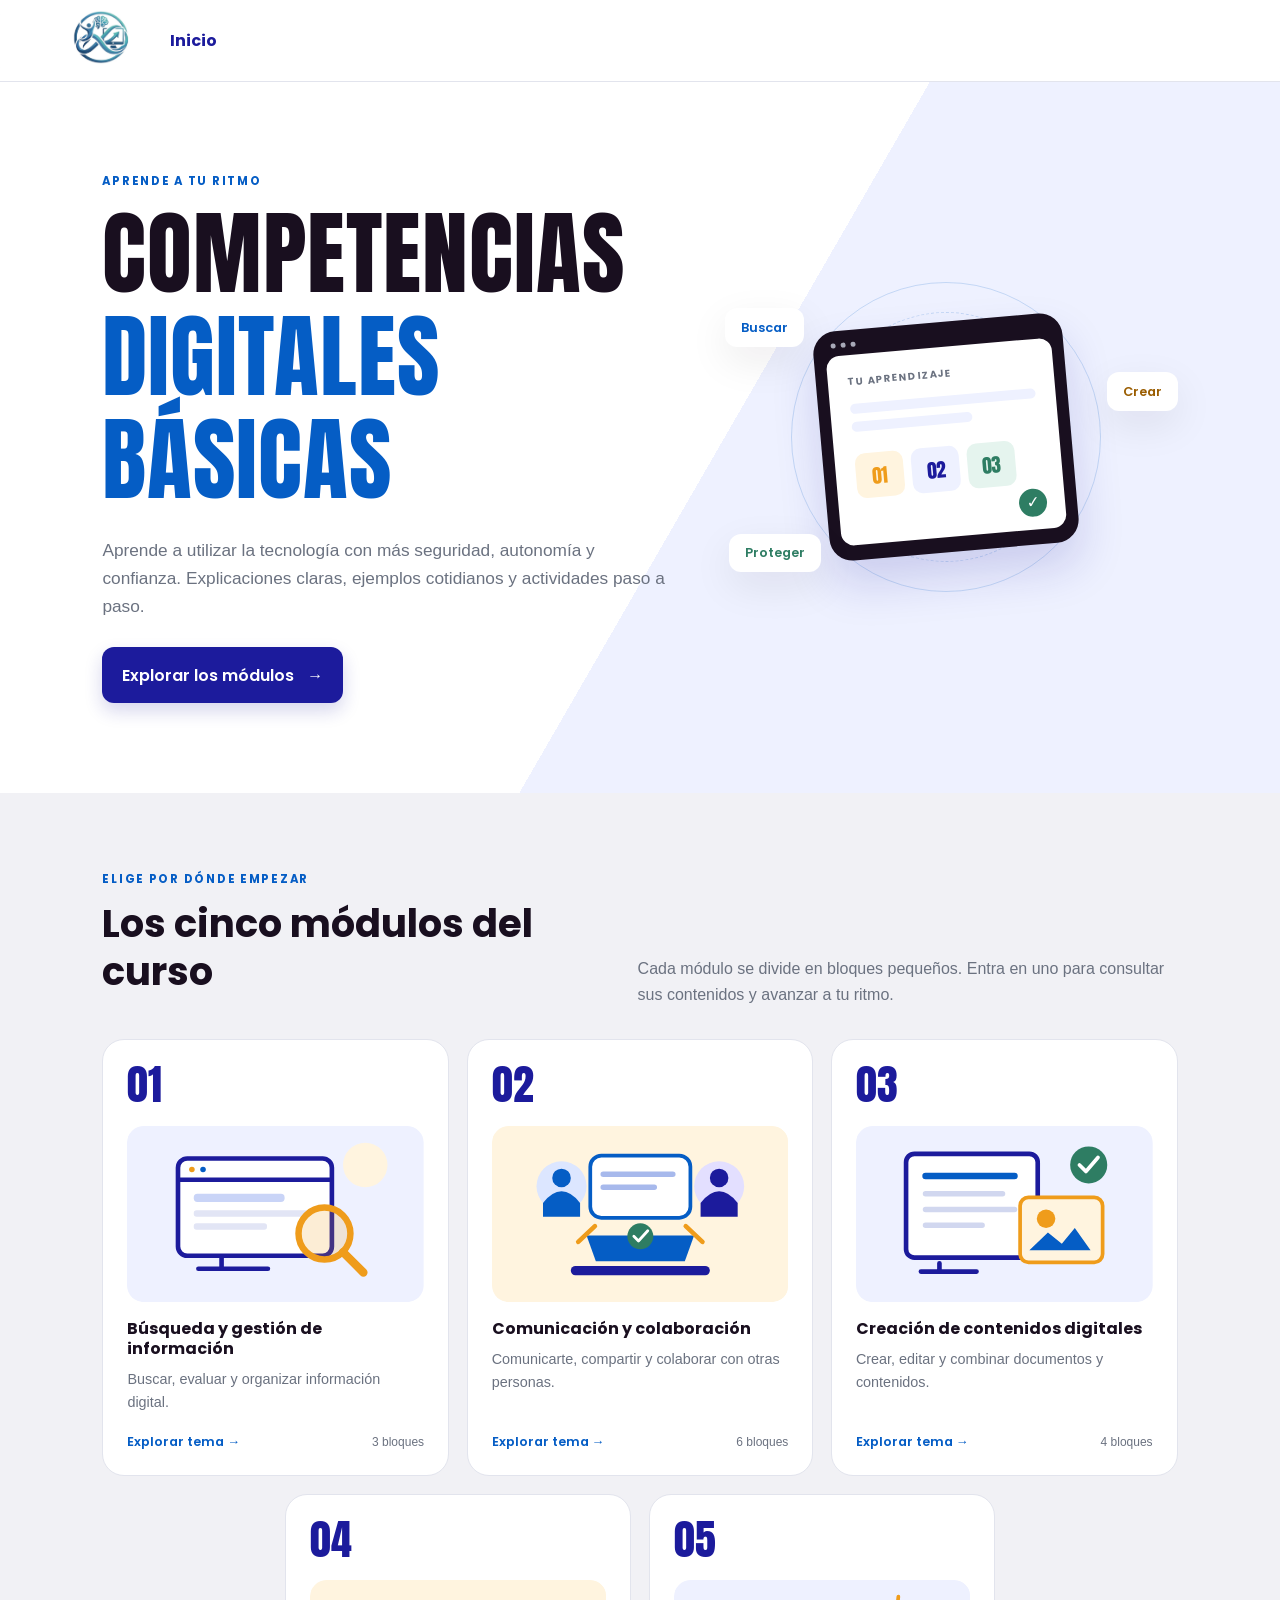
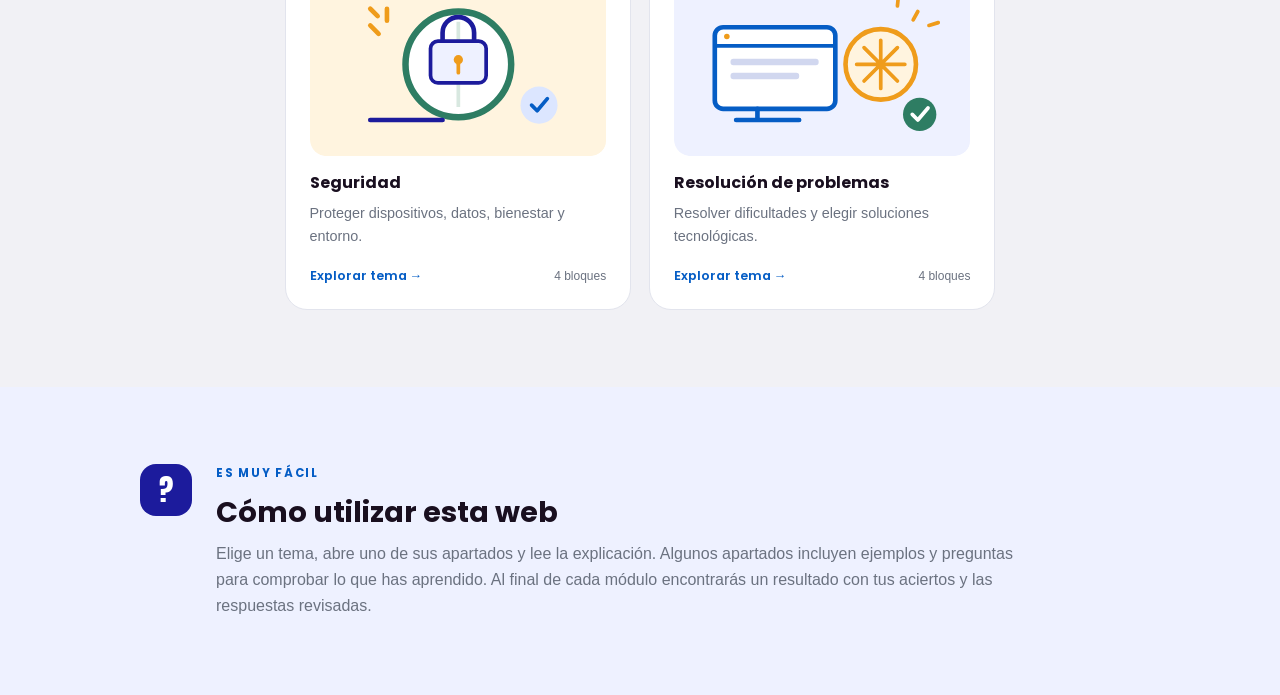
<file: index.html>
<!doctype html>
<html lang="es">
<head>
  <meta charset="utf-8">
  <meta name="viewport" content="width=device-width, initial-scale=1">
  <meta name="description" content="Competencias digitales básicas: aprende a buscar información, comunicarte, crear contenidos, protegerte y resolver problemas digitales.">
  <title>Competencias digitales básicas</title>
  <link rel="preconnect" href="https://fonts.googleapis.com">
  <link rel="preconnect" href="https://fonts.gstatic.com" crossorigin>
  <link href="https://fonts.googleapis.com/css2?family=Anton&family=Poppins:wght@400;500;600;700&display=swap" rel="stylesheet">
  <link rel="stylesheet" href="css/estilos.css?v=20261015b">
</head>
<body>
  <a class="skip-link" href="#contenido">Saltar al contenido</a>
  <header class="site-header">
    <div class="brand-home">
      <a class="brand" href="#inicio" id="homeLink" aria-label="Ir al inicio">
        <img src="img/logo.jpg" alt="Logotipo" class="brand-logo">
      </a>
      <a class="home-link" href="#inicio" id="homeTextLink">Inicio</a>
    </div>
  </header>

  <main id="contenido">
    <section id="inicio" class="hero">
      <div class="hero-copy">
        <p class="eyebrow">APRENDE A TU RITMO</p>
        <h1>Competencias<br><span>digitales básicas</span></h1>
        <p class="hero-intro">Aprende a utilizar la tecnología con más seguridad, autonomía y confianza. Explicaciones claras, ejemplos cotidianos y actividades paso a paso.</p>
        <a class="button button-primary" href="#temas">Explorar los módulos <span aria-hidden="true">→</span></a>
      </div>
      <div class="hero-art" aria-hidden="true">
        <div class="art-orbit orbit-one"></div><div class="art-orbit orbit-two"></div>
        <div class="device">
          <div class="device-top"><span></span><span></span><span></span></div>
          <div class="device-screen">
            <div class="screen-label">TU APRENDIZAJE</div>
            <div class="screen-bar"></div><div class="screen-bar short"></div>
            <div class="screen-cards"><i>01</i><i>02</i><i>03</i></div>
            <div class="screen-check">✓</div>
          </div>
        </div>
        <div class="floating-chip chip-blue">Buscar</div>
        <div class="floating-chip chip-orange">Crear</div>
        <div class="floating-chip chip-green">Proteger</div>
      </div>
    </section>

    <section id="temas" class="section topics-section">
      <div class="section-heading">
        <div><p class="eyebrow">ELIGE POR DÓNDE EMPEZAR</p><h2>Los cinco módulos del curso</h2></div>
        <p class="section-description">Cada módulo se divide en bloques pequeños. Entra en uno para consultar sus contenidos y avanzar a tu ritmo.</p>
      </div>
      <div id="topicGrid" class="topic-grid" aria-live="polite"></div>
    </section>

    <section id="learningView" class="learning-view hidden" aria-live="polite">
      <div class="breadcrumbs"><a href="#temas" id="backToTopics">← Volver a los cinco módulos</a><span id="crumbTopic"></span></div>
      <div class="learning-header">
        <div><p class="eyebrow" id="learningEyebrow">TEMA</p><h2 id="learningTitle"></h2><p id="learningIntro" class="section-description"></p></div>

      </div>
      <div class="learning-layout">
        <aside class="lesson-sidebar">
          <h3>Contenido del módulo</h3>
          <div id="lessonList" class="lesson-list"></div>
        </aside>
        <article id="lessonContent" class="lesson-content">
          <div class="empty-state"><span class="empty-icon">↗</span><h3>Elige un apartado</h3><p>Selecciona un bloque en el menú para comenzar.</p></div>
        </article>
      </div>
    </section>

    <section id="ayuda" class="section help-section">
      <div class="help-card">
        <div class="help-icon">?</div>
        <div><p class="eyebrow">ES MUY FÁCIL</p><h2>Cómo utilizar esta web</h2><p>Elige un tema, abre uno de sus apartados y lee la explicación. Algunos apartados incluyen ejemplos y preguntas para comprobar lo que has aprendido. Al final de cada módulo encontrarás un resultado con tus aciertos y las respuestas revisadas.</p></div>
      </div>
    </section>
  </main>


  <script src="js/app.js?v=20261015b"></script>
</body>
</html>
</file>
<file: css/estilos.css>
:root{
  --purple:#1C1B9C;--blue:#055DC5;--orange:#EF9C1B;--ink:#190F1F;--gray:#6B7280;
  --bg:#F1F1F5;--lavender:#EEF1FF;--cream:#FFF4DF;--green:#2E7D63;--white:#FFFFFF;
  --border:#E2E4ED;--shadow:0 14px 40px rgba(25,15,31,.08);--radius:22px;
}
*{box-sizing:border-box}html{scroll-behavior:smooth;scroll-padding-top:92px}
body{margin:0;background:var(--bg);color:var(--ink);font-family:Aptos,Arial,sans-serif;line-height:1.6}
a{color:inherit}button,input{font:inherit}.sr-only{position:absolute;width:1px;height:1px;padding:0;margin:-1px;overflow:hidden;clip:rect(0,0,0,0);white-space:nowrap;border:0}
.skip-link{position:absolute;left:-9999px;top:1rem;background:white;padding:.8rem;z-index:100}.skip-link:focus{left:1rem}
.site-header{height:82px;padding:0 clamp(1.2rem,5vw,5rem);display:flex;align-items:center;justify-content:space-between;background:rgba(255,255,255,.94);border-bottom:1px solid var(--border);position:sticky;top:0;z-index:20;backdrop-filter:blur(12px)}
.brand{display:flex;align-items:center;text-decoration:none;flex:0 0 auto}.brand-logo{display:block;width:76px;height:62px;object-fit:contain;object-position:left center}
.main-nav{display:flex;gap:1.8rem;align-items:center}.main-nav a{text-decoration:none;color:var(--gray);font-weight:600;font-size:.9rem}.main-nav a:hover,.main-nav a:focus{color:var(--blue)}.menu-toggle{display:none;border:0;background:transparent;font-size:1.5rem}
.hero{min-height:510px;padding:clamp(3rem,7vw,6.8rem) clamp(1.2rem,8vw,8rem);display:grid;grid-template-columns:1.1fr .9fr;align-items:center;gap:3rem;background:linear-gradient(120deg,#fff 0%,#fff 55%,#EEF1FF 55%,#EEF1FF 100%);overflow:hidden}
.eyebrow{margin:0 0 .75rem;color:var(--blue);font-family:Poppins,sans-serif;font-size:.72rem;font-weight:700;letter-spacing:.15em}
h1,h2,h3,p{margin-top:0}h1{font-family:Anton,Impact,sans-serif;font-weight:400;text-transform:uppercase;font-size:clamp(3.5rem,7.2vw,6.5rem);line-height:1.12;letter-spacing:.01em;margin-bottom:1.6rem}h1 span{color:var(--blue)}h2,h3{font-family:Poppins,sans-serif;line-height:1.25}h2{font-size:clamp(1.8rem,3vw,2.6rem);margin-bottom:.7rem}h3{font-size:1.05rem}
.hero-intro{max-width:590px;color:var(--gray);font-size:1.08rem;margin-bottom:1.7rem}.button{display:inline-flex;align-items:center;gap:.8rem;border-radius:12px;padding:.95rem 1.25rem;text-decoration:none;font-family:Poppins,sans-serif;font-weight:600;border:0;cursor:pointer}.button-primary{background:var(--purple);color:white;box-shadow:0 8px 18px rgba(28,27,156,.18)}.button-primary:hover{background:var(--blue)}.hero-note{margin-top:1.4rem;color:var(--gray);font-size:.85rem;display:flex;gap:.55rem;align-items:center}.note-dot{width:8px;height:8px;background:var(--green);border-radius:50%}
.hero-art{height:330px;position:relative;display:grid;place-items:center}.art-orbit{position:absolute;border:1px solid rgba(5,93,197,.18);border-radius:50%;width:310px;height:310px}.orbit-two{width:250px;height:250px;border-style:dashed}.device{position:relative;width:250px;height:230px;background:var(--ink);padding:12px;border-radius:23px;transform:rotate(-5deg);box-shadow:0 24px 45px #1c1b9c2b}.device-top{height:13px;display:flex;gap:5px;padding-left:6px}.device-top span{height:5px;width:5px;border-radius:50%;background:#A8A9B8}.device-screen{height:190px;background:white;border-radius:13px;padding:20px;position:relative}.screen-label{font:700 .62rem Poppins,sans-serif;color:var(--gray);letter-spacing:.12em}.screen-bar{height:10px;background:var(--lavender);border-radius:5px;margin-top:15px}.screen-bar.short{width:65%;margin-top:8px}.screen-cards{display:flex;gap:8px;margin-top:22px}.screen-cards i{font:400 1.2rem Anton,sans-serif;font-style:normal;display:grid;place-items:center;width:48px;height:45px;border-radius:10px;background:var(--cream);color:var(--orange)}.screen-cards i:nth-child(2){background:var(--lavender);color:var(--purple)}.screen-cards i:nth-child(3){background:#E5F4EE;color:var(--green)}.screen-check{position:absolute;right:18px;bottom:13px;background:var(--green);color:white;border-radius:50%;width:28px;height:28px;display:grid;place-items:center}.floating-chip{position:absolute;background:white;padding:.65rem 1rem;border-radius:12px;box-shadow:var(--shadow);font:600 .8rem Poppins,sans-serif}.chip-blue{top:36px;left:2% ;color:var(--blue)}.chip-orange{right:0;top:100px;color:#9A5D00}.chip-green{bottom:30px;left:3%;color:var(--green)}
.section{padding:clamp(3rem,6vw,5rem) clamp(1.2rem,8vw,8rem)}.topics-section{background:var(--bg)}.section-heading{display:flex;justify-content:space-between;gap:2rem;align-items:end;margin-bottom:2rem}.section-description{max-width:540px;color:var(--gray);margin-bottom:0}.topic-grid{display:grid;grid-template-columns:repeat(6,1fr);gap:1.1rem}.topic-card{grid-column:span 2;text-align:left;border:1px solid var(--border);border-radius:var(--radius);background:white;padding:1.5rem;min-height:230px;display:flex;flex-direction:column;align-items:flex-start;cursor:pointer;transition:transform .2s,box-shadow .2s,border-color .2s;color:var(--ink)}.topic-card:nth-child(4){grid-column:2/span 2}.topic-card:nth-child(5){grid-column:4/span 2}.topic-card:hover,.topic-card:focus-visible{transform:translateY(-4px);box-shadow:var(--shadow);border-color:#C4C9F5;outline:none}.topic-number{font:400 2.6rem Anton,Impact,sans-serif;color:var(--purple);line-height:1;margin-bottom:1rem}.topic-icon{width:46px;height:46px;border-radius:14px;display:grid;place-items:center;font-size:1.3rem;background:var(--lavender);margin-bottom:1rem}.topic-card:nth-child(2) .topic-icon{background:#E6F0FF}.topic-card:nth-child(3) .topic-icon{background:var(--cream)}.topic-card:nth-child(4) .topic-icon{background:#E5F4EE}.topic-card h3{font-size:1rem;margin-bottom:.55rem}.topic-card p{color:var(--gray);font-size:.9rem;margin-bottom:1.2rem}.card-bottom{display:flex;justify-content:space-between;align-items:center;width:100%;margin-top:auto;color:var(--blue);font:600 .8rem Poppins,sans-serif}.card-count{color:var(--gray);font:400 .75rem Aptos,Arial,sans-serif}
.learning-view{padding:2.5rem clamp(1.2rem,7vw,7rem) 5rem;background:white;min-height:65vh}.hidden{display:none!important}.breadcrumbs{display:flex;gap:1rem;align-items:center;flex-wrap:wrap;font-size:.85rem;color:var(--gray);margin-bottom:2rem}.breadcrumbs a{color:var(--blue);font-weight:600;text-decoration:none}.learning-header{display:flex;justify-content:space-between;gap:2rem;align-items:end;padding-bottom:2rem;border-bottom:1px solid var(--border)}.learning-header h2{max-width:700px}.progress-panel{width:min(300px,100%);background:var(--lavender);border-radius:16px;padding:1rem 1.2rem;flex-shrink:0}.progress-top{display:flex;justify-content:space-between;font-size:.85rem;margin-bottom:.65rem}.progress-top strong{color:var(--purple)}.progress-track{height:8px;background:#D8DDF8;border-radius:9px;overflow:hidden}.progress-fill{height:100%;width:0;background:var(--green);border-radius:9px;transition:width .25s}.progress-panel small{display:block;color:var(--gray);font-size:.75rem;margin-top:.6rem}
.learning-layout{display:grid;grid-template-columns:290px minmax(0,1fr);gap:2rem;padding-top:2rem}.lesson-sidebar{background:var(--bg);border-radius:18px;padding:1.25rem;height:max-content}.lesson-sidebar h3{margin:0 0 1rem}.lesson-list{display:grid;gap:.5rem}.lesson-button{display:flex;align-items:flex-start;gap:.65rem;text-align:left;border:1px solid transparent;background:transparent;padding:.8rem;border-radius:10px;cursor:pointer;color:var(--ink);font-size:.88rem}.lesson-button:hover,.lesson-button.active{background:white;border-color:var(--border)}.lesson-button.active{color:var(--purple);font-weight:700}.lesson-status{flex:0 0 20px;width:20px;height:20px;border:1px solid #B7B9C7;border-radius:50%;display:grid;place-items:center;font-size:.7rem;margin-top:1px}.lesson-button.completed .lesson-status{background:var(--green);color:white;border-color:var(--green)}.lesson-content{min-width:0;border:1px solid var(--border);border-radius:20px;padding:clamp(1.2rem,3vw,2.5rem);align-self:start}.lesson-kicker{font:700 .72rem Poppins,sans-serif;color:var(--blue);letter-spacing:.12em}.lesson-content h3{font-size:1.65rem;margin:.5rem 0 1rem}.lesson-content p{color:#45404A}.concept-box{background:var(--lavender);border-left:4px solid var(--purple);padding:1rem 1.2rem;border-radius:0 12px 12px 0;margin:1.3rem 0}.concept-box strong,.example-box strong{display:block;font:700 .75rem Poppins,sans-serif;letter-spacing:.06em;margin-bottom:.35rem}.concept-box p,.example-box p{margin:0}.example-box{background:var(--cream);padding:1rem 1.2rem;border-radius:14px;margin:1rem 0}.subtopic-list{padding-left:1.2rem;color:#45404A}.subtopic-list li{margin:.4rem 0}.quiz-box{margin-top:1.5rem;padding:1.25rem;background:#F8F8FB;border:1px solid var(--border);border-radius:14px}.quiz-box h4{font-family:Poppins,sans-serif;margin:0 0 .8rem}.quiz-options{display:grid;gap:.55rem}.quiz-option{display:flex;gap:.6rem;align-items:start;background:white;border:1px solid var(--border);padding:.7rem .8rem;border-radius:10px;cursor:pointer}.quiz-option:has(input:checked){border-color:var(--blue)}.quiz-feedback{margin:.75rem 0 0;font-weight:600;font-size:.9rem}.lesson-actions{display:flex;justify-content:space-between;gap:1rem;align-items:center;margin-top:2rem;padding-top:1.3rem;border-top:1px solid var(--border)}.button-secondary{background:white;border:1px solid var(--border);color:var(--ink)}.button-secondary:hover{border-color:var(--blue)}.button-complete{background:var(--green);color:white}.button:disabled{opacity:.4;cursor:not-allowed}.empty-state{text-align:center;padding:3rem 1rem;color:var(--gray)}.empty-icon{display:grid;place-items:center;margin:0 auto 1rem;width:52px;height:52px;border-radius:16px;background:var(--lavender);font-size:1.5rem;color:var(--purple)}
.help-section{background:var(--lavender)}.help-card{max-width:1000px;margin:auto;display:flex;gap:1.5rem;align-items:flex-start}.help-icon{flex:0 0 52px;height:52px;border-radius:16px;background:var(--purple);color:white;display:grid;place-items:center;font:400 1.8rem Anton,sans-serif}.help-card h2{font-size:1.8rem}.help-card p:last-child{color:var(--gray);max-width:800px;margin-bottom:0}.site-footer{background:var(--ink);color:white;padding:2rem clamp(1.2rem,5vw,5rem);display:flex;justify-content:space-between;align-items:center;gap:1rem;flex-wrap:wrap}.footer-brand .brand-mark{background:var(--orange);color:var(--ink)}.footer-brand small,.site-footer>span{color:#C4C0CA}.site-footer p{margin:0;color:#E5E2E9;font-size:.9rem}.site-footer>span{font-size:.8rem}
@media(max-width:850px){.hero{grid-template-columns:1fr .8fr;padding-left:2rem;padding-right:2rem}.hero-art{transform:scale(.85)}.section-heading{display:block}.section-description{margin-top:.8rem}.topic-grid{grid-template-columns:repeat(2,1fr)}.topic-card,.topic-card:nth-child(4),.topic-card:nth-child(5){grid-column:auto}.topic-card:last-child{grid-column:1/-1}.learning-header{display:block}.progress-panel{margin-top:1.5rem}.learning-layout{grid-template-columns:1fr}.lesson-sidebar{padding:1rem}.lesson-list{grid-template-columns:repeat(2,1fr)}}
@media(max-width:600px){.site-header{height:72px}.menu-toggle{display:block}.main-nav{display:none;position:absolute;left:0;right:0;top:71px;padding:1rem 1.25rem 1.25rem;background:white;border-bottom:1px solid var(--border);flex-direction:column;align-items:flex-start;gap:1rem}.main-nav.open{display:flex}.hero{grid-template-columns:1fr;background:linear-gradient(180deg,#fff 0%,#fff 60%,#EEF1FF 60%);padding:3rem 1.25rem 2rem;gap:1rem}.hero-art{height:280px;transform:scale(.9);margin-top:0}.hero h1{font-size:4rem;line-height:1.12;margin-bottom:1.5rem}.section{padding:3rem 1.25rem}.topic-grid{grid-template-columns:1fr}.topic-card,.topic-card:nth-child(4),.topic-card:nth-child(5),.topic-card:last-child{grid-column:auto;min-height:195px}.learning-view{padding:2rem 1rem 3rem}.lesson-list{grid-template-columns:1fr}.lesson-actions{align-items:stretch;flex-wrap:wrap}.lesson-actions .button{justify-content:center;flex:1}.help-card{display:block}.help-icon{margin-bottom:1rem}.site-footer{align-items:flex-start;flex-direction:column}}
@media(prefers-reduced-motion:reduce){html{scroll-behavior:auto}*,*::before,*::after{transition:none!important}}


/* Ampliación didáctica: explicación, analogía, ejemplos resueltos y retos */
.content-columns{display:grid;grid-template-columns:repeat(2,minmax(0,1fr));gap:1rem;margin:1.25rem 0}
.content-panel,.analogy-panel{padding:1.15rem 1.25rem;border-radius:16px;background:#F1F1F5;border:1px solid #e0e2ee}
.analogy-panel{background:#EEF1FF;border-color:#dce2ff}
.content-panel h4,.analogy-panel h4,.practice-box h4{margin:0 0 .55rem;color:#1C1B9C;font-family:'Poppins',sans-serif;font-size:1rem}
.content-panel p,.analogy-panel p,.practice-box p{margin:0;line-height:1.65}
.resolved-steps{list-style:none;padding:0;margin:1rem 0 1.5rem;display:grid;gap:.8rem;counter-reset:resolved}
.resolved-steps li{counter-increment:resolved;position:relative;padding:1rem 1rem 1rem 3.3rem;background:#fff;border:1px solid #e4e5ef;border-radius:14px}
.resolved-steps li:before{content:counter(resolved);position:absolute;left:1rem;top:1rem;display:grid;place-items:center;width:1.7rem;height:1.7rem;border-radius:50%;background:#1C1B9C;color:white;font-weight:700}
.resolved-steps p{margin:.35rem 0 0;line-height:1.6}
.practice-box{margin:1.25rem 0;padding:1.2rem 1.3rem;border-radius:16px;background:#FFF4DF;border:1px solid #f5dfb3}
.task-details{margin:1rem 0;padding:1rem 1.2rem;border:1px solid #d9dcef;border-radius:14px;background:#fff}
.task-details summary{cursor:pointer;color:#1C1B9C;font-weight:700}
.task-details p{line-height:1.6}
.muted-note{color:#6B7280;font-size:.9rem}
@media(max-width:700px){.content-columns{grid-template-columns:1fr}.resolved-steps li{padding-left:3rem}}


.solution-details{margin-top:1rem;padding:1rem 1.1rem;border:1px solid #cbd5e1;border-radius:12px;background:#f8fafc}
.solution-details summary{cursor:pointer;font-weight:700;color:#1C1B9C}
.solution-details p{line-height:1.6;margin:.6rem 0 0}

/* Accesos directos a los cinco módulos en la parte superior */
.module-shortcuts{position:sticky;top:0;z-index:30;display:flex;align-items:center;gap:1rem;padding:.65rem clamp(1rem,3vw,2.5rem);background:#fff;border-bottom:1px solid #e3e4ee;box-shadow:0 4px 14px rgba(25,15,31,.05)}
.module-shortcuts-label{font-family:'Poppins',sans-serif;font-size:.72rem;font-weight:700;letter-spacing:.09em;color:#6B7280;white-space:nowrap}
.module-shortcuts-list{display:flex;gap:.5rem;overflow-x:auto;flex:1;padding:.15rem 0;scrollbar-width:thin}
.module-shortcuts-list button{flex:0 0 auto;max-width:260px;border:1px solid #dfe2f0;border-radius:999px;background:#F1F1F5;color:#190F1F;padding:.6rem .85rem;font-family:'Poppins',sans-serif;font-size:.78rem;font-weight:600;cursor:pointer;transition:background .18s,color .18s,border-color .18s}
.module-shortcuts-list button:hover,.module-shortcuts-list button:focus-visible{background:#1C1B9C;border-color:#1C1B9C;color:#fff;outline:none}
@media(max-width:700px){.module-shortcuts{align-items:flex-start;flex-direction:column;gap:.4rem;padding:.55rem .8rem}.module-shortcuts-list{width:100%}.module-shortcuts-list button{font-size:.73rem;padding:.5rem .75rem}}

/* Cuestionario secuencial por módulo y pantalla de resultados */
.quiz-progress{display:inline-block;margin:.5rem 0 1rem;padding:.35rem .7rem;border-radius:999px;background:#EEF1FF;color:#1C1B9C;font-weight:700;font-size:.85rem}
.quiz-result-score{display:flex;align-items:center;gap:1rem;padding:1.2rem;margin:1rem 0 1.5rem;border-radius:16px;background:#EEF1FF;color:#1C1B9C}
.quiz-result-score strong{font-family:'Anton',sans-serif;font-size:2.5rem;line-height:1}
.quiz-result-score span{font-weight:600}
.quiz-review-list{display:grid;gap:.8rem;padding:0;list-style:none}
.quiz-review-list li{display:flex;gap:.8rem;padding:1rem;border-radius:14px;border:1px solid #e1e3ec;background:#fff}
.quiz-review-icon{display:grid;place-items:center;flex:0 0 2rem;height:2rem;border-radius:50%;font-size:1.25rem;font-weight:800}
.quiz-review-correct .quiz-review-icon{background:#e3f4eb;color:#2E7D63}
.quiz-review-wrong .quiz-review-icon{background:#fee2e2;color:#dc2626}
.quiz-review-list p{margin:.35rem 0 0;line-height:1.5}
.quiz-right-answer{font-weight:700;color:#dc2626}
.quiz-explanation{color:#6B7280}

@media(max-width:700px){.brand-logo{width:62px;height:52px}.site-header{gap:.8rem}}

/* Cabecera simplificada: logotipo e Inicio */
.brand-home{display:flex;align-items:center;gap:1rem;min-width:0}
.home-link{font-family:'Poppins',sans-serif;font-weight:700;color:#1C1B9C;text-decoration:none;font-size:1rem;padding:.55rem .9rem;border-radius:10px}
.home-link:hover,.home-link:focus-visible{background:#EEF1FF;outline:none}
.site-header{justify-content:flex-start}
.brand-logo{object-fit:contain;display:block}


/* Reto de aplicación y solución orientativa */
.task-panel {
  border: 1px solid #d9def8;
  border-radius: 14px;
  padding: 1rem 1.1rem;
  background: #f8f8ff;
  margin: 1rem 0;
}
.task-panel h4 { margin-top: 0; }
.solution-details {
  margin-top: .85rem;
  border-top: 1px solid #d9def8;
  padding-top: .8rem;
}
.solution-details summary {
  color: #1C1B9C;
  font-weight: 700;
  cursor: pointer;
  padding: .35rem 0;
}
.solution-content {
  background: #eef1ff;
  border-left: 4px solid #2E7D63;
  border-radius: 8px;
  padding: .75rem 1rem;
  margin-top: .65rem;
}
.solution-content p { margin: 0; }

/* Ilustraciones vectoriales de los cinco módulos */
.topic-card{position:relative;overflow:hidden;transition:transform .18s ease,box-shadow .18s ease,border-color .18s ease}
.topic-card:hover,.topic-card:focus-visible{transform:translateY(-4px);box-shadow:0 18px 38px rgba(25,15,31,.12);border-color:#C7CCF2}
.topic-illustration{display:block;width:100%;height:auto;min-height:150px;aspect-ratio:320/190;object-fit:contain;border-radius:15px;margin:.25rem 0 1.05rem;flex:0 0 auto}
.topic-number{z-index:1}
@media (prefers-reduced-motion:reduce){.topic-card{transition:none}.topic-card:hover,.topic-card:focus-visible{transform:none}}
</file>
